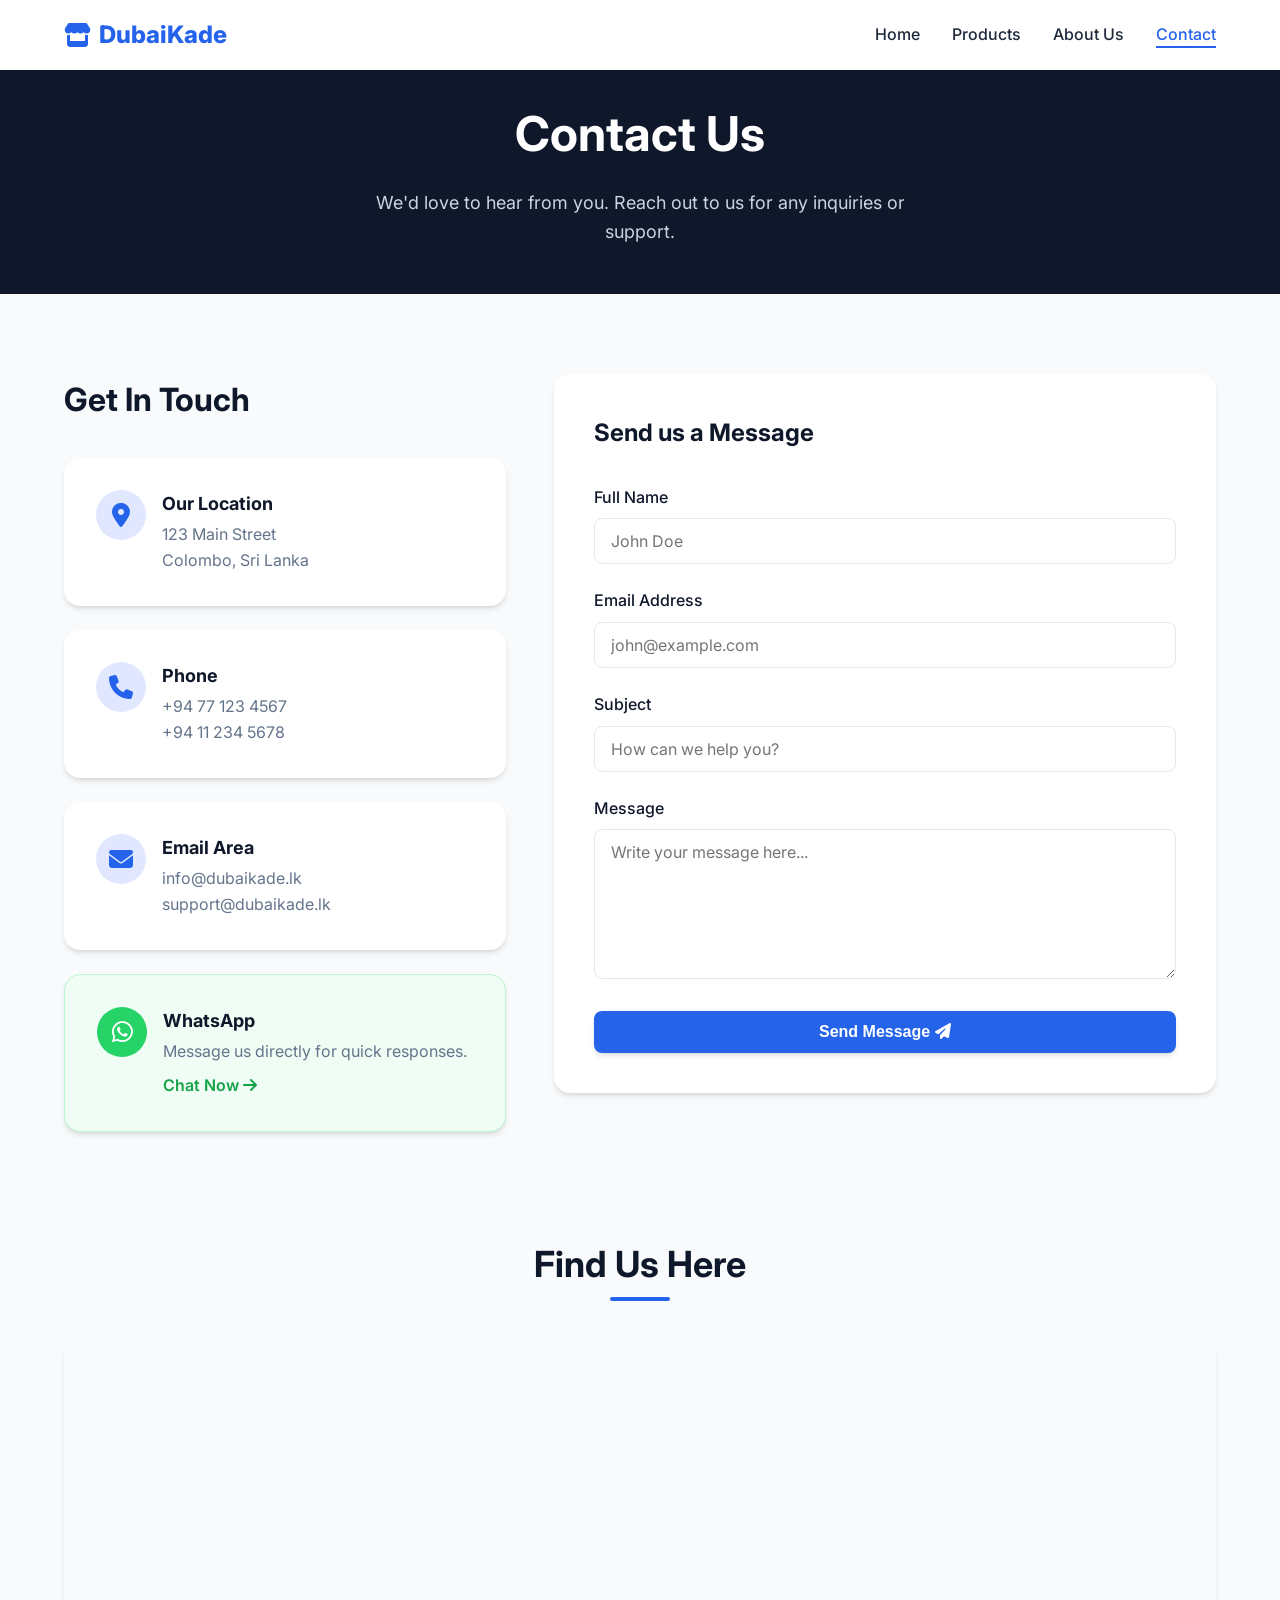
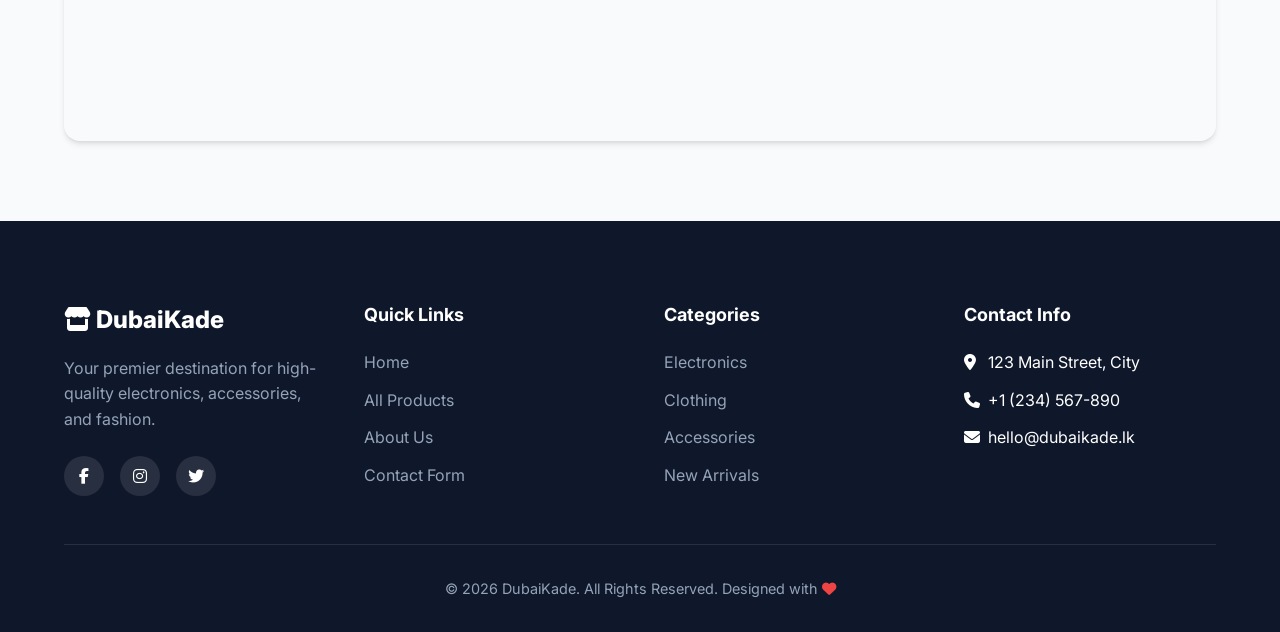
<file: contact.html>
<!DOCTYPE html>
<html lang="en">
<head>
    <meta charset="UTF-8">
    <meta name="viewport" content="width=device-width, initial-scale=1.0">
    <title>Contact Us | DubaiKade</title>
    <meta name="description" content="Get in touch with DubaiKade. Find our location, email, and phone number.">
    <!-- Google Fonts -->
    <link href="https://fonts.googleapis.com/css2?family=Inter:wght@300;400;500;600;700;800&display=swap" rel="stylesheet">
    <!-- FontAwesome -->
    <link rel="stylesheet" href="https://cdnjs.cloudflare.com/ajax/libs/font-awesome/6.4.0/css/all.min.css">
    <!-- Custom CSS -->
    <link rel="stylesheet" href="css/styles.css">
</head>
<body>

    <!-- Navigation -->
    <nav class="navbar">
        <div class="container nav-container">
            <a href="index.html" class="logo">
                <i class="fa-solid fa-store"></i> DubaiKade
            </a>
            
            <ul class="nav-links">
                <li><a href="index.html">Home</a></li>
                <li><a href="products.html">Products</a></li>
                <li><a href="about.html">About Us</a></li>
                <li><a href="contact.html" class="active">Contact</a></li>
            </ul>
            
            <button class="mobile-menu-btn">
                <i class="fa-solid fa-bars"></i>
            </button>
        </div>
    </nav>

    <!-- Page Header -->
    <div class="about-hero" style="padding: 6rem 0 3rem; background-color: var(--secondary-color);">
        <div class="container reveal">
            <h1>Contact Us</h1>
            <p>We'd love to hear from you. Reach out to us for any inquiries or support.</p>
        </div>
    </div>

    <!-- Contact Section -->
    <section>
        <div class="container">
            <div class="contact-grid">
                
                <!-- Contact Info -->
                <div class="contact-info reveal">
                    <h2 style="font-size: 2rem; color: var(--secondary-color); margin-bottom: 2rem;">Get In Touch</h2>
                    
                    <div class="contact-info-card">
                        <div class="contact-icon">
                            <i class="fa-solid fa-location-dot"></i>
                        </div>
                        <div class="contact-details">
                            <h4>Our Location</h4>
                            <p>123 Main Street<br>Colombo, Sri Lanka</p>
                        </div>
                    </div>
                    
                    <div class="contact-info-card">
                        <div class="contact-icon">
                            <i class="fa-solid fa-phone"></i>
                        </div>
                        <div class="contact-details">
                            <h4>Phone</h4>
                            <p>+94 77 123 4567</p>
                            <p>+94 11 234 5678</p>
                        </div>
                    </div>
                    
                    <div class="contact-info-card">
                        <div class="contact-icon">
                            <i class="fa-solid fa-envelope"></i>
                        </div>
                        <div class="contact-details">
                            <h4>Email Area</h4>
                            <p><a href="mailto:info@dubaikade.lk">info@dubaikade.lk</a></p>
                            <p><a href="mailto:support@dubaikade.lk">support@dubaikade.lk</a></p>
                        </div>
                    </div>
                    
                    <div class="contact-info-card" style="background-color: #f0fdf4; border: 1px solid #bbf7d0;">
                        <div class="contact-icon" style="background-color: #25D366; color: white;">
                            <i class="fa-brands fa-whatsapp"></i>
                        </div>
                        <div class="contact-details">
                            <h4>WhatsApp</h4>
                            <p>Message us directly for quick responses.</p>
                            <a href="https://wa.me/94771234567" target="_blank" rel="noopener noreferrer" style="color: #16a34a; font-weight: 600; margin-top: 0.5rem; display: inline-block;">Chat Now <i class="fa-solid fa-arrow-right ml-1"></i></a>
                        </div>
                    </div>
                </div>
                
                <!-- Contact Form -->
                <div class="reveal" style="transition-delay: 0.2s;">
                    <form class="contact-form" action="#" method="POST" id="contactForm">
                        <h3 style="font-size: 1.5rem; color: var(--secondary-color); margin-bottom: 2rem;">Send us a Message</h3>
                        
                        <div class="form-group">
                            <label for="name">Full Name</label>
                            <input type="text" id="name" name="name" class="form-control" placeholder="John Doe" required>
                        </div>
                        
                        <div class="form-group">
                            <label for="email">Email Address</label>
                            <input type="email" id="email" name="email" class="form-control" placeholder="john@example.com" required>
                        </div>
                        
                        <div class="form-group">
                            <label for="subject">Subject</label>
                            <input type="text" id="subject" name="subject" class="form-control" placeholder="How can we help you?" required>
                        </div>
                        
                        <div class="form-group">
                            <label for="message">Message</label>
                            <textarea id="message" name="message" class="form-control" placeholder="Write your message here..." required></textarea>
                        </div>
                        
                        <button type="submit" class="btn btn-primary" style="width: 100%;">
                            Send Message <i class="fa-solid fa-paper-plane ml-2"></i>
                        </button>
                    </form>
                </div>
                
            </div>
        </div>
    </section>

    <!-- Map Section -->
    <section style="padding-top: 0;">
        <div class="container reveal">
            <h2 class="section-title">Find Us Here</h2>
            <div class="map-container">
                <iframe src="https://www.google.com/maps/embed?pb=!1m18!1m12!1m3!1d126743.58585973711!2d79.77380121175855!3d6.921922084657158!2m3!1f0!2f0!3f0!3m2!1i1024!2i768!4f13.1!3m3!1m2!1s0x3ae253d10f7a7003%3A0x320b2e4d32d3838d!2sColombo%2C%20Sri%20Lanka!5e0!3m2!1sen!2sus!4v1715012345678!5m2!1sen!2sus" allowfullscreen="" loading="lazy" referrerpolicy="no-referrer-when-downgrade"></iframe>
            </div>
        </div>
    </section>

    <!-- Footer -->
    <footer class="footer">
        <div class="container">
            <div class="footer-grid">
                <div class="footer-brand">
                    <h3><i class="fa-solid fa-store"></i> DubaiKade</h3>
                    <p>Your premier destination for high-quality electronics, accessories, and fashion.</p>
                    <div class="social-links">
                        <a href="#"><i class="fa-brands fa-facebook-f"></i></a>
                        <a href="#"><i class="fa-brands fa-instagram"></i></a>
                        <a href="#"><i class="fa-brands fa-twitter"></i></a>
                    </div>
                </div>
                
                <div class="footer-links">
                    <h4>Quick Links</h4>
                    <ul>
                        <li><a href="index.html">Home</a></li>
                        <li><a href="products.html">All Products</a></li>
                        <li><a href="about.html">About Us</a></li>
                        <li><a href="contact.html">Contact Form</a></li>
                    </ul>
                </div>
                
                <div class="footer-links">
                    <h4>Categories</h4>
                    <ul>
                        <li><a href="products.html">Electronics</a></li>
                        <li><a href="products.html">Clothing</a></li>
                        <li><a href="products.html">Accessories</a></li>
                        <li><a href="products.html">New Arrivals</a></li>
                    </ul>
                </div>
                
                <div class="footer-links">
                    <h4>Contact Info</h4>
                    <ul>
                        <li><i class="fa-solid fa-location-dot" style="width: 20px;"></i> 123 Main Street, City</li>
                        <li><i class="fa-solid fa-phone" style="width: 20px;"></i> +1 (234) 567-890</li>
                        <li><i class="fa-solid fa-envelope" style="width: 20px;"></i> hello@dubaikade.lk</li>
                    </ul>
                </div>
            </div>
            
            <div class="footer-bottom">
                <p>&copy; 2026 DubaiKade. All Rights Reserved. Designed with <i class="fa-solid fa-heart" style="color: #ef4444;"></i></p>
            </div>
        </div>
    </footer>

    <!-- Scripts -->
    <script src="js/script.js"></script>
    <script>
        // Check for product inquiry in URL
        document.addEventListener('DOMContentLoaded', () => {
            const urlParams = new URLSearchParams(window.location.search);
            const productId = urlParams.get('product');
            
            if (productId) {
                const subjectInput = document.getElementById('subject');
                const messageInput = document.getElementById('message');
                
                if (subjectInput && messageInput) {
                    subjectInput.value = `Product Inquiry (ID: ${productId})`;
                    messageInput.value = `I am interested in purchasing the product with ID: ${productId}. Please provide me with more details regarding availability and delivery.`;
                }
            }
        });

        // Simple form submission prevention for demo purposes
        const contactForm = document.getElementById('contactForm');
        if (contactForm) {
            contactForm.addEventListener('submit', (e) => {
                e.preventDefault();
                const btn = contactForm.querySelector('button[type="submit"]');
                const originalText = btn.innerHTML;
                
                btn.innerHTML = 'Sending... <i class="fa-solid fa-spinner fa-spin ml-2"></i>';
                btn.disabled = true;
                
                setTimeout(() => {
                    btn.innerHTML = 'Message Sent! <i class="fa-solid fa-check ml-2"></i>';
                    btn.classList.add('btn-success');
                    btn.style.backgroundColor = '#10b981';
                    btn.style.borderColor = '#10b981';
                    contactForm.reset();
                    
                    setTimeout(() => {
                        btn.innerHTML = originalText;
                        btn.disabled = false;
                        btn.style.backgroundColor = '';
                        btn.style.borderColor = '';
                    }, 3000);
                }, 1500);
            });
        }
    </script>
</body>
</html>
</file>
<file: css/styles.css>
/* ==== Base Styles & Variables ==== */
:root {
  --primary-color: #2563eb;
  --primary-hover: #1d4ed8;
  --secondary-color: #0f172a;
  --accent-color: #f59e0b;
  --text-dark: #1e293b;
  --text-light: #64748b;
  --bg-light: #f8fafc;
  --bg-white: #ffffff;
  --border-color: #e2e8f0;
  
  --transition-fast: 0.2s ease;
  --transition-normal: 0.3s ease;
  
  --shadow-sm: 0 1px 2px 0 rgb(0 0 0 / 0.05);
  --shadow-md: 0 4px 6px -1px rgb(0 0 0 / 0.1), 0 2px 4px -2px rgb(0 0 0 / 0.1);
  --shadow-lg: 0 10px 15px -3px rgb(0 0 0 / 0.1), 0 4px 6px -4px rgb(0 0 0 / 0.1);
  --shadow-hover: 0 20px 25px -5px rgb(0 0 0 / 0.1), 0 8px 10px -6px rgb(0 0 0 / 0.1);
  
  --container-max-width: 1200px;
}

* {
  margin: 0;
  padding: 0;
  box-sizing: border-box;
}

html {
  font-family: 'Inter', system-ui, -apple-system, sans-serif;
  scroll-behavior: smooth;
  color: var(--text-dark);
}

body {
  background-color: var(--bg-light);
  line-height: 1.6;
  overflow-x: hidden;
}

a {
  text-decoration: none;
  color: inherit;
}

ul {
  list-style: none;
}

img {
  max-width: 100%;
  height: auto;
  display: block;
}

.container {
  max-width: var(--container-max-width);
  margin: 0 auto;
  padding: 0 1.5rem;
}

.section-title {
  text-align: center;
  font-size: 2.25rem;
  font-weight: 700;
  margin-bottom: 3rem;
  color: var(--secondary-color);
  position: relative;
}

.section-title::after {
  content: '';
  position: absolute;
  bottom: -0.5rem;
  left: 50%;
  transform: translateX(-50%);
  width: 60px;
  height: 4px;
  background-color: var(--primary-color);
  border-radius: 2px;
}

section {
  padding: 5rem 0;
}

.btn {
  display: inline-block;
  padding: 0.75rem 1.75rem;
  border-radius: 0.5rem;
  font-weight: 600;
  font-size: 1rem;
  cursor: pointer;
  transition: all var(--transition-normal);
  border: none;
  text-align: center;
}

.btn-primary {
  background-color: var(--primary-color);
  color: white;
  box-shadow: var(--shadow-md);
}

.btn-primary:hover {
  background-color: var(--primary-hover);
  box-shadow: var(--shadow-lg);
  transform: translateY(-2px);
}

.btn-outline {
  background-color: transparent;
  color: var(--primary-color);
  border: 2px solid var(--primary-color);
}

.btn-outline:hover {
  background-color: var(--primary-color);
  color: white;
}

/* ==== Navigation ==== */
.navbar {
  position: fixed;
  top: 0;
  left: 0;
  width: 100%;
  background-color: var(--bg-white);
  box-shadow: var(--shadow-sm);
  z-index: 1000;
  transition: all var(--transition-normal);
  padding: 1rem 0;
}

.navbar.scrolled {
  padding: 0.75rem 0;
  box-shadow: var(--shadow-md);
  background-color: rgba(255, 255, 255, 0.95);
  backdrop-filter: blur(10px);
}

.nav-container {
  display: flex;
  justify-content: space-between;
  align-items: center;
}

.logo {
  font-size: 1.5rem;
  font-weight: 800;
  color: var(--primary-color);
  display: flex;
  align-items: center;
  gap: 0.5rem;
}

.nav-links {
  display: flex;
  gap: 2rem;
}

.nav-links a {
  font-weight: 500;
  color: var(--text-dark);
  transition: color var(--transition-fast);
  position: relative;
}

.nav-links a::after {
  content: '';
  position: absolute;
  bottom: -4px;
  left: 0;
  width: 0%;
  height: 2px;
  background-color: var(--primary-color);
  transition: width var(--transition-normal);
}

.nav-links a:hover {
  color: var(--primary-color);
}

.nav-links a:hover::after,
.nav-links a.active::after {
  width: 100%;
}

.nav-links a.active {
  color: var(--primary-color);
}

.mobile-menu-btn {
  display: none;
  font-size: 1.5rem;
  background: none;
  border: none;
  cursor: pointer;
  color: var(--secondary-color);
}

/* ==== Hero Section ==== */
.hero {
  padding-top: 8rem;
  padding-bottom: 6rem;
  background: linear-gradient(135deg, #f0fdf4 0%, #e0f2fe 100%);
  display: flex;
  align-items: center;
  min-height: 80vh;
}

.hero-content {
  display: grid;
  grid-template-columns: 1fr 1fr;
  gap: 4rem;
  align-items: center;
}

.hero-text h1 {
  font-size: 3.5rem;
  font-weight: 800;
  line-height: 1.2;
  margin-bottom: 1.5rem;
  color: var(--secondary-color);
}

.hero-text h1 span {
  color: var(--primary-color);
}

.hero-text p {
  font-size: 1.125rem;
  color: var(--text-light);
  margin-bottom: 2rem;
}

.hero-btns {
  display: flex;
  gap: 1rem;
}

.hero-image {
  position: relative;
}

.hero-image img {
  border-radius: 1rem;
  box-shadow: var(--shadow-lg);
  animation: float 6s ease-in-out infinite;
}

@keyframes float {
  0% { transform: translateY(0px); }
  50% { transform: translateY(-15px); }
  100% { transform: translateY(0px); }
}

/* ==== Features Section ==== */
.features {
  background-color: var(--bg-white);
}

.features-grid {
  display: grid;
  grid-template-columns: repeat(auto-fit, minmax(250px, 1fr));
  gap: 2rem;
}

.feature-card {
  text-align: center;
  padding: 2.5rem 1.5rem;
  border-radius: 1rem;
  background-color: var(--bg-light);
  transition: all var(--transition-normal);
  border: 1px solid transparent;
}

.feature-card:hover {
  transform: translateY(-10px);
  box-shadow: var(--shadow-lg);
  background-color: var(--bg-white);
  border-color: var(--border-color);
}

.feature-icon {
  font-size: 2.5rem;
  color: var(--primary-color);
  margin-bottom: 1.5rem;
}

.feature-card h3 {
  font-size: 1.25rem;
  margin-bottom: 1rem;
  color: var(--secondary-color);
}

.feature-card p {
  color: var(--text-light);
}

/* ==== Products Component ==== */
.products-wrapper {
  margin-top: 2rem;
}

.products-filter {
  display: flex;
  flex-wrap: wrap;
  gap: 1rem;
  margin-bottom: 2rem;
  justify-content: center;
  align-items: center;
}

.products-filter .search-bar {
  display: flex;
  align-items: center;
  background: var(--bg-white);
  border: 1px solid var(--border-color);
  border-radius: 2rem;
  padding: 0.5rem 1rem;
  width: 100%;
  max-width: 300px;
}

.search-bar input {
  border: none;
  outline: none;
  padding: 0.25rem;
  background: transparent;
  width: 100%;
  font-family: inherit;
}

.search-bar i {
  color: var(--text-light);
}

.category-btns {
  display: flex;
  gap: 0.5rem;
  flex-wrap: wrap;
  justify-content: center;
}

.category-btn {
  padding: 0.5rem 1.25rem;
  border: 1px solid var(--border-color);
  border-radius: 2rem;
  background: var(--bg-white);
  cursor: pointer;
  transition: all var(--transition-fast);
  font-weight: 500;
  color: var(--text-light);
}

.category-btn:hover, .category-btn.active {
  background-color: var(--primary-color);
  color: white;
  border-color: var(--primary-color);
}

.products-grid {
  display: grid;
  grid-template-columns: repeat(auto-fill, minmax(280px, 1fr));
  gap: 2rem;
}

.product-card {
  background-color: var(--bg-white);
  border-radius: 1rem;
  overflow: hidden;
  box-shadow: var(--shadow-md);
  transition: all var(--transition-normal);
  display: flex;
  flex-direction: column;
}

.product-card:hover {
  transform: translateY(-8px);
  box-shadow: var(--shadow-hover);
}

.product-image {
  position: relative;
  width: 100%;
  height: 220px;
  overflow: hidden;
}

.product-image img {
  width: 100%;
  height: 100%;
  object-fit: cover;
  transition: transform 0.5s ease;
}

.product-card:hover .product-image img {
  transform: scale(1.1);
}

.product-badge {
  position: absolute;
  top: 1rem;
  right: 1rem;
  background-color: var(--accent-color);
  color: white;
  padding: 0.25rem 0.75rem;
  border-radius: 1rem;
  font-size: 0.75rem;
  font-weight: 700;
  z-index: 2;
}

.product-overlay {
  position: absolute;
  top: 0;
  left: 0;
  width: 100%;
  height: 100%;
  background: rgba(0,0,0,0.3);
  display: flex;
  align-items: center;
  justify-content: center;
  opacity: 0;
  transition: opacity var(--transition-normal);
}

.product-card:hover .product-overlay {
  opacity: 1;
}

.btn-quick-view {
  background: white;
  color: var(--secondary-color);
  padding: 0.5rem 1rem;
  border-radius: 2rem;
  font-weight: 600;
  transform: translateY(20px);
  transition: all var(--transition-normal);
}

.product-card:hover .btn-quick-view {
  transform: translateY(0);
}

.product-info {
  padding: 1.5rem;
  flex-grow: 1;
  display: flex;
  flex-direction: column;
}

.product-category {
  font-size: 0.8rem;
  color: var(--text-light);
  text-transform: uppercase;
  letter-spacing: 1px;
  margin-bottom: 0.5rem;
}

.product-title {
  font-size: 1.25rem;
  font-weight: 700;
  color: var(--secondary-color);
  margin-bottom: 0.5rem;
}

.product-desc {
  font-size: 0.9rem;
  color: var(--text-light);
  margin-bottom: 1.5rem;
  flex-grow: 1;
}

.product-footer {
  display: flex;
  justify-content: space-between;
  align-items: center;
  margin-top: auto;
}

.product-price {
  font-size: 1.25rem;
  font-weight: 800;
  color: var(--primary-color);
}

/* ==== About & Contact Sections ==== */
.about-hero {
  background-color: var(--secondary-color);
  color: white;
  padding: 8rem 0 4rem;
  text-align: center;
}

.about-hero h1 {
  font-size: 3rem;
  margin-bottom: 1rem;
}

.about-hero p {
  color: #cad5e2;
  font-size: 1.125rem;
  max-width: 600px;
  margin: 0 auto;
}

.about-grid {
  display: grid;
  grid-template-columns: 1fr 1fr;
  gap: 4rem;
  align-items: center;
}

.about-image img {
  border-radius: 1rem;
  box-shadow: var(--shadow-lg);
}

.about-content h2 {
  font-size: 2rem;
  margin-bottom: 1.5rem;
  color: var(--secondary-color);
}

.about-content p {
  margin-bottom: 1.5rem;
  color: var(--text-light);
  font-size: 1.05rem;
}

.contact-grid {
  display: grid;
  grid-template-columns: 1fr 1.5fr;
  gap: 3rem;
}

.contact-info-card {
  background: var(--bg-white);
  padding: 2rem;
  border-radius: 1rem;
  box-shadow: var(--shadow-md);
  margin-bottom: 1.5rem;
  display: flex;
  align-items: flex-start;
  gap: 1rem;
}

.contact-icon {
  width: 50px;
  height: 50px;
  border-radius: 50%;
  background: #e0e7ff;
  color: var(--primary-color);
  display: flex;
  align-items: center;
  justify-content: center;
  font-size: 1.5rem;
  flex-shrink: 0;
}

.contact-details h4 {
  font-size: 1.125rem;
  margin-bottom: 0.25rem;
  color: var(--secondary-color);
}

.contact-details p, .contact-details a {
  color: var(--text-light);
}

.contact-form {
  background: var(--bg-white);
  padding: 2.5rem;
  border-radius: 1rem;
  box-shadow: var(--shadow-md);
}

.form-group {
  margin-bottom: 1.5rem;
}

.form-group label {
  display: block;
  font-weight: 500;
  margin-bottom: 0.5rem;
  color: var(--secondary-color);
}

.form-control {
  width: 100%;
  padding: 0.75rem 1rem;
  border: 1px solid var(--border-color);
  border-radius: 0.5rem;
  font-family: inherit;
  font-size: 1rem;
  transition: all var(--transition-fast);
}

.form-control:focus {
  outline: none;
  border-color: var(--primary-color);
  box-shadow: 0 0 0 3px rgba(37, 99, 235, 0.1);
}

textarea.form-control {
  resize: vertical;
  min-height: 150px;
}

.map-container {
  border-radius: 1rem;
  overflow: hidden;
  box-shadow: var(--shadow-md);
  height: 400px;
}

.map-container iframe {
  width: 100%;
  height: 100%;
  border: none;
}

/* ==== Footer ==== */
.footer {
  background-color: var(--secondary-color);
  color: white;
  padding: 5rem 0 2rem;
}

.footer-grid {
  display: grid;
  grid-template-columns: repeat(auto-fit, minmax(200px, 1fr));
  gap: 3rem;
  margin-bottom: 3rem;
}

.footer-brand h3 {
  font-size: 1.5rem;
  font-weight: 800;
  margin-bottom: 1rem;
}

.footer-brand p {
  color: #94a3b8;
  margin-bottom: 1.5rem;
}

.social-links {
  display: flex;
  gap: 1rem;
}

.social-links a {
  width: 40px;
  height: 40px;
  border-radius: 50%;
  background: rgba(255,255,255,0.1);
  display: flex;
  align-items: center;
  justify-content: center;
  transition: all var(--transition-fast);
}

.social-links a:hover {
  background: var(--primary-color);
  transform: translateY(-3px);
}

.footer-links h4 {
  font-size: 1.125rem;
  margin-bottom: 1.25rem;
}

.footer-links ul {
  display: flex;
  flex-direction: column;
  gap: 0.75rem;
}

.footer-links a {
  color: #94a3b8;
  transition: color var(--transition-fast);
}

.footer-links a:hover {
  color: white;
  padding-left: 5px;
}

.footer-bottom {
  text-align: center;
  padding-top: 2rem;
  border-top: 1px solid rgba(255,255,255,0.1);
  color: #94a3b8;
  font-size: 0.9rem;
}

/* ==== Scroll Animations & Utility ==== */
.reveal {
  opacity: 0;
  transform: translateY(30px);
  transition: all 0.8s ease;
}

.reveal.active {
  opacity: 1;
  transform: translateY(0);
}

.whatsapp-float {
  position: fixed;
  bottom: 2rem;
  right: 2rem;
  background-color: #25D366;
  color: white;
  width: 60px;
  height: 60px;
  border-radius: 50%;
  display: flex;
  align-items: center;
  justify-content: center;
  font-size: 2rem;
  box-shadow: var(--shadow-lg);
  z-index: 100;
  animation: pulse 2s infinite;
  transition: all var(--transition-normal);
}

.whatsapp-float:hover {
  transform: scale(1.1);
}

@keyframes pulse {
  0% { box-shadow: 0 0 0 0 rgba(37, 211, 102, 0.5); }
  70% { box-shadow: 0 0 0 15px rgba(37, 211, 102, 0); }
  100% { box-shadow: 0 0 0 0 rgba(37, 211, 102, 0); }
}

/* ==== Responsive Design ==== */
@media (max-width: 992px) {
  .hero-content {
    grid-template-columns: 1fr;
    text-align: center;
  }
  
  .hero-btns {
    justify-content: center;
  }
  
  .hero-image {
    max-width: 80%;
    margin: 0 auto;
  }
  
  .about-grid, .contact-grid {
    grid-template-columns: 1fr;
  }
}

@media (max-width: 768px) {
  .nav-links {
    position: fixed;
    top: 70px;
    left: -100%;
    width: 100%;
    height: calc(100vh - 70px);
    background-color: var(--bg-white);
    flex-direction: column;
    align-items: center;
    padding-top: 2rem;
    transition: left 0.3s ease;
  }
  
  .nav-links.active {
    left: 0;
  }
  
  .mobile-menu-btn {
    display: block;
  }
  
  .hero-text h1 {
    font-size: 2.5rem;
  }
}
</file>
